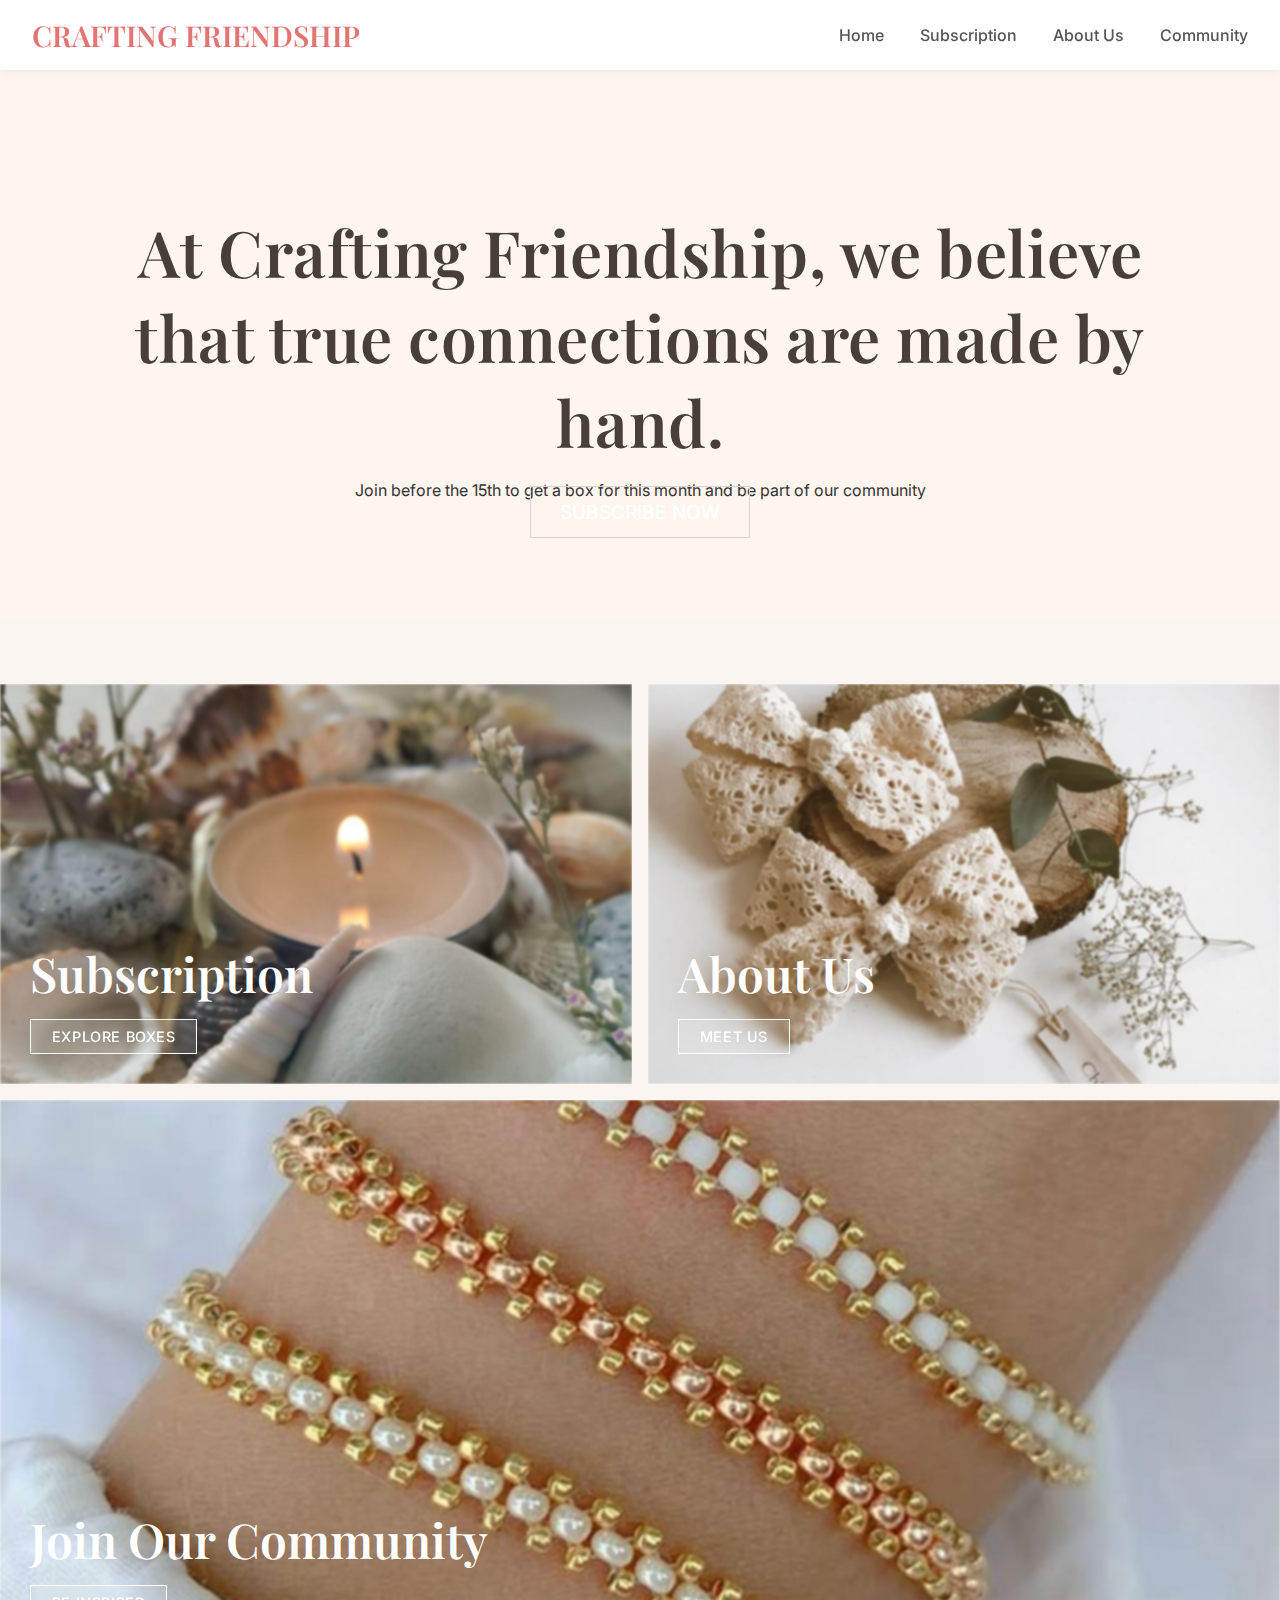
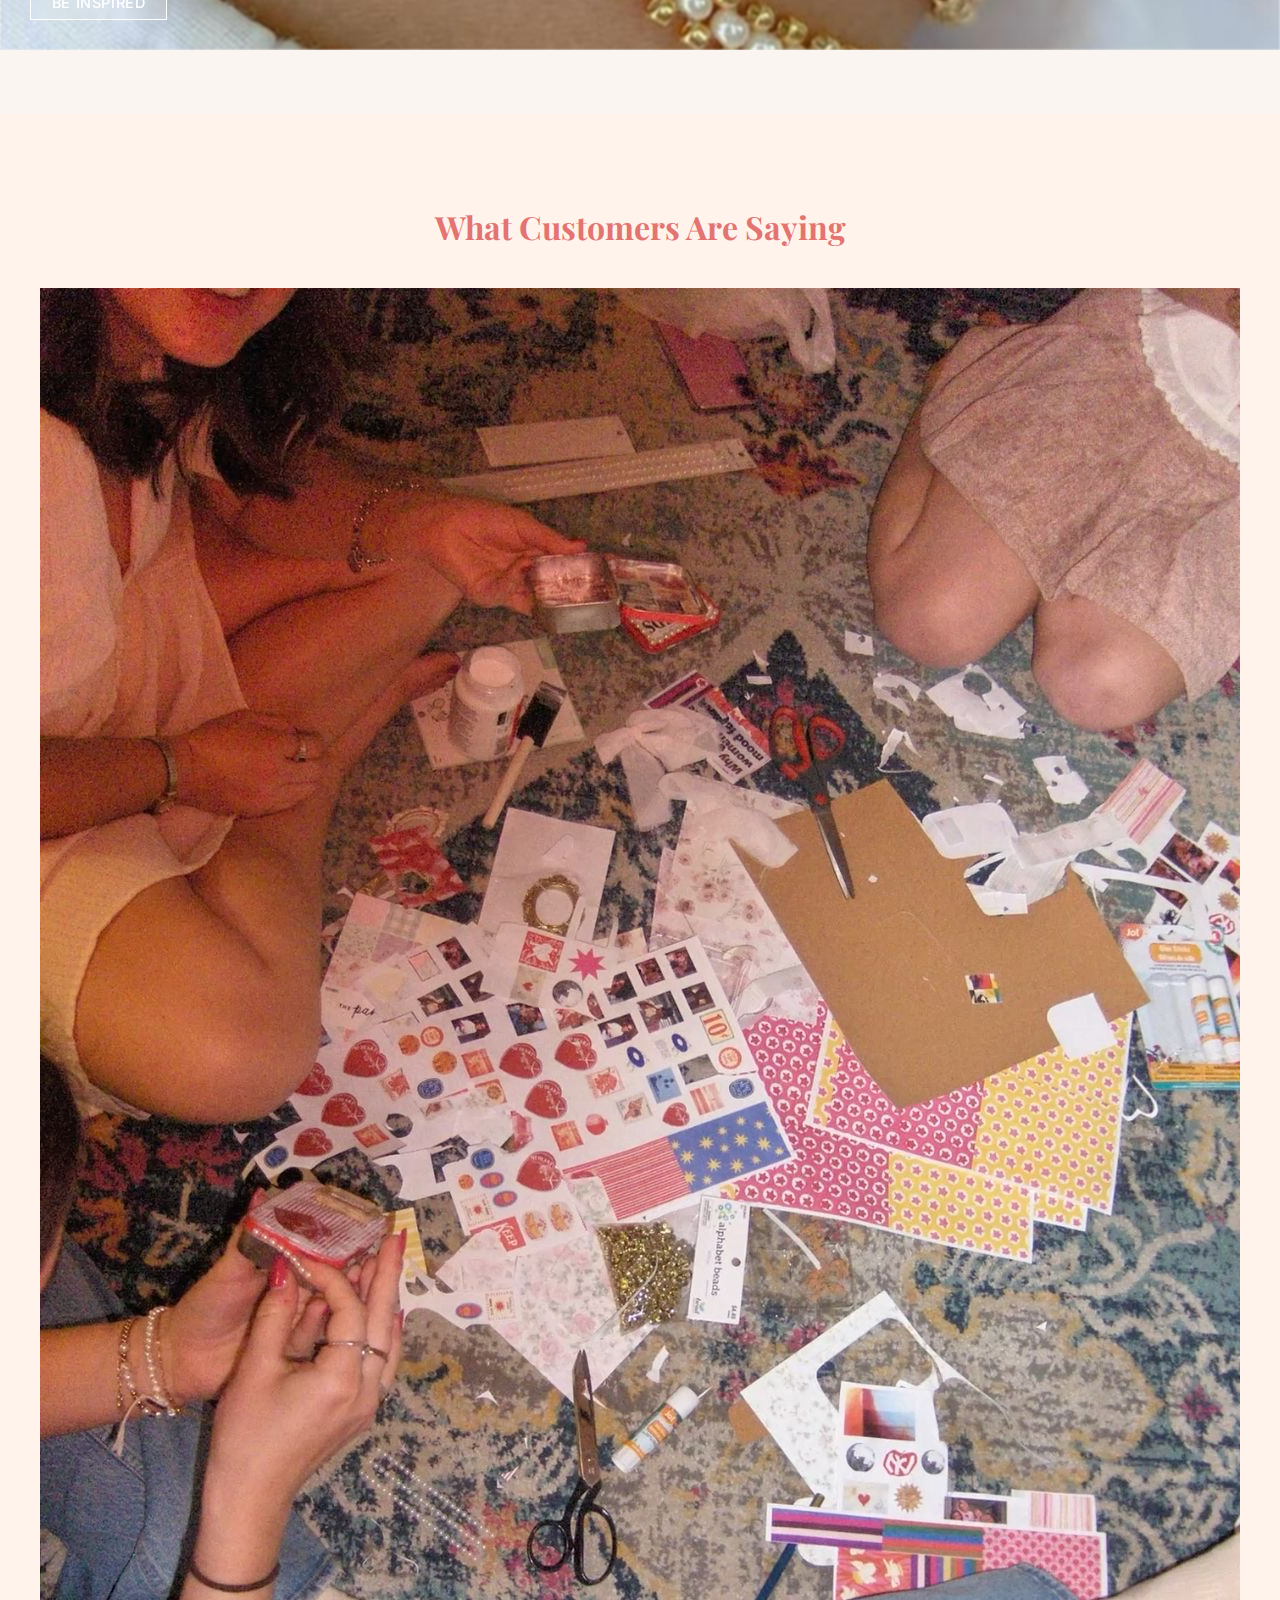
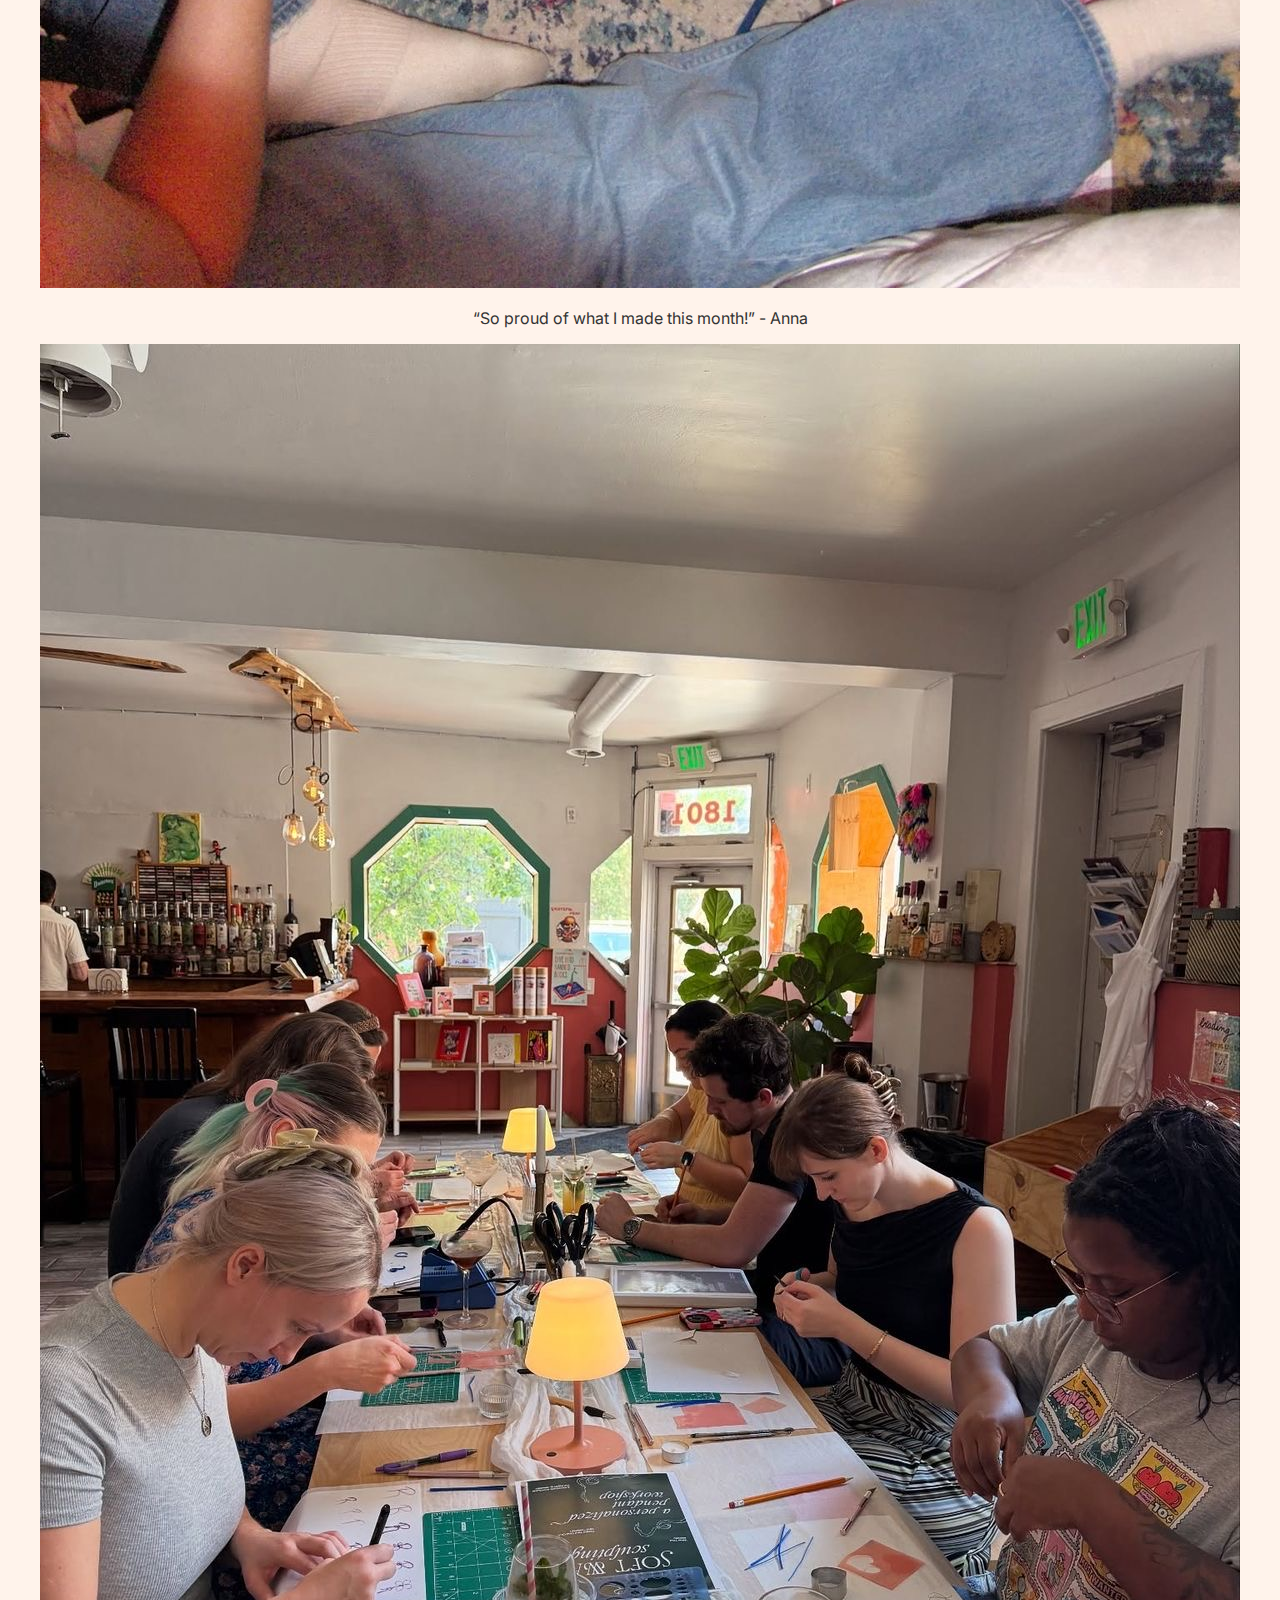
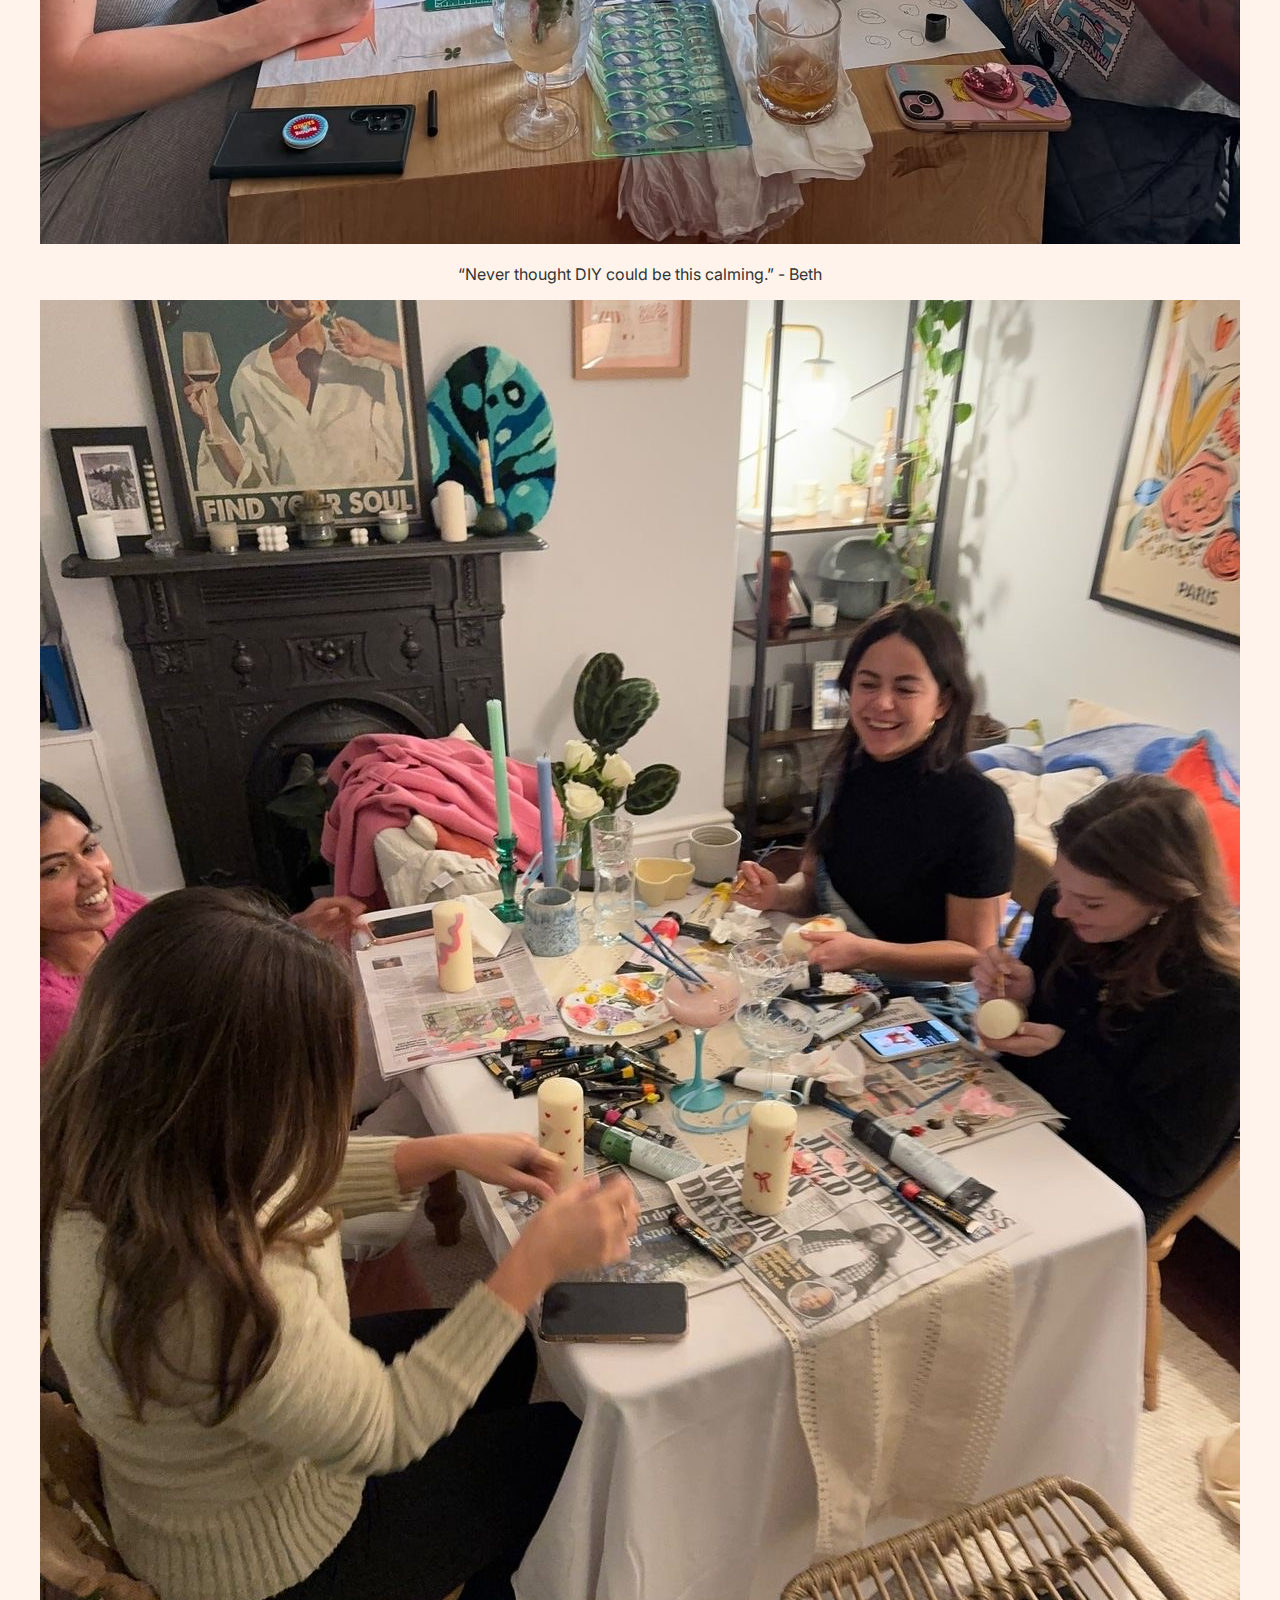
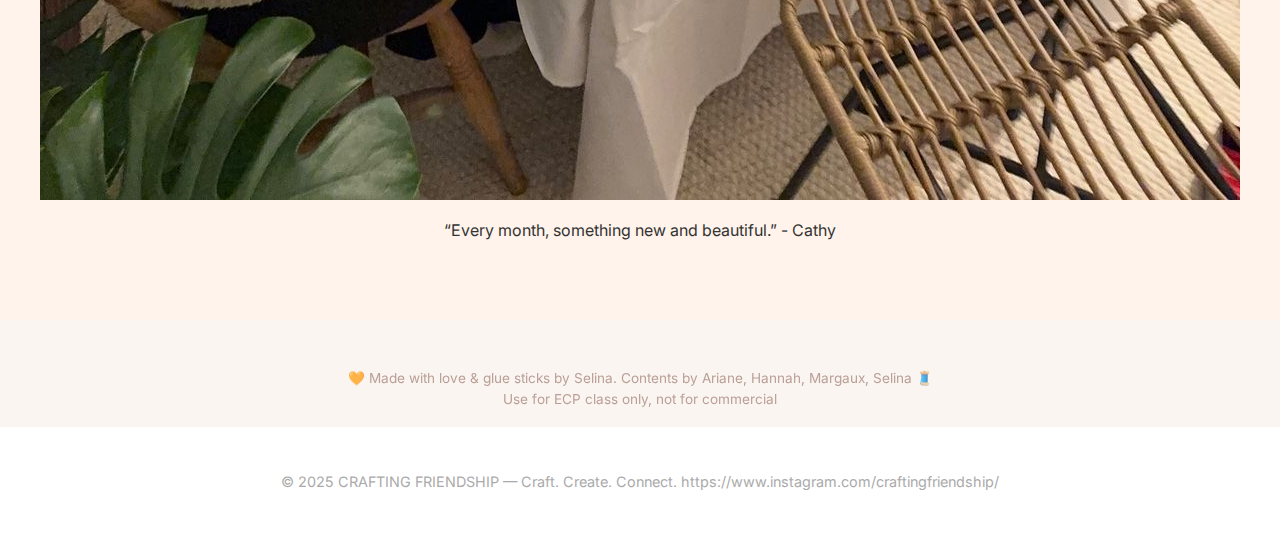
<file: index.html>
<!DOCTYPE html>
<html lang="en">
<head>
  <meta charset="UTF-8">
  <title> Crafting Friendship — Monthly Creation & Joy</title>
  <meta name="viewport" content="width=device-width, initial-scale=1.0">
  <link href="https://fonts.googleapis.com/css2?family=Playfair+Display:wght@600&family=Inter:wght@300;400;500;600&display=swap" rel="stylesheet">
  <link rel="stylesheet" href="style.css">
</head>
<body>

  <!-- 头部导航栏 -->
  <header>
    <div class="logo">CRAFTING FRIENDSHIP</div>
    <nav class="nav-links">
      <a href="index.html">Home</a>
      <a href="explore.html">Subscription</a>
      <a href="about.html">About Us</a>
      <a href="community.html">Community</a>
    </nav>
  </header>

<!-- Hero 区域 -->
<section class="hero-section">
  <div class="hero-content">
    <h1>At Crafting Friendship, we believe that true connections are made by hand.</h1>

    <div class="highlight-wrapper">
      <span class="highlight-pink">
        Join before the 15th to get a box for this month and be part of our community
      </span>
    </div>

    <div class="hero-button">
      <a href="explore.html" class="btn-primary">Subscribe Now</a>
    </div>
  </div>
</section>


  <!-- 三图模块 -->
  <section class="feature-blocks-alt">

  <a href="explore.html" class="feature-alt feature-alt--half">
    <div class="feature-alt__text">
      <h3 class="feature-alt__title">Subscription</h3>
      <span class="feature-alt__button">Explore Boxes</span>
    </div>
  </a>

    <a href="about.html" class="feature-alt feature-alt--half">
      <div class="feature-alt__text">
        <h3 class="feature-alt__title">About Us</h3>
        <span class="feature-alt__button">Meet Us</span>
      </div>
    </a>

    <a href="community.html" class="feature-alt feature-alt--full">
      <div class="feature-alt__text">
        <h3 class="feature-alt__title">Join Our Community</h3>
        <span class="feature-alt__button">Be Inspired</span>
      </div>
    </a>

  </section>

  <!-- 用户评价 -->
  <section class="testimonials">
  <h2>What Customers Are Saying</h2>
  <div class="photo-testimonials">
    <div class="photo-card">
      <img src="images/crafting1.jpeg" alt="Crafting Activity 1">
      <p>“So proud of what I made this month!” - Anna
      </p>
    </div>
    <div class="photo-card">
      <img src="images/crafting2.jpeg" alt="Crafting Activity 2">
      <p>“Never thought DIY could be this calming.” - Beth
      </p>
    </div>
    <div class="photo-card">
      <img src="images/crafting3.jpeg" alt="Crafting Activity 3">
      <p>“Every month, something new and beautiful.” - Cathy
      </p>
    </div>
  </div>
</section>

<!-- 免责声明 -->
<div class="disclaimer">
  🧡 Made with love & glue sticks by Selina. Contents by Ariane, Hannah, Margaux, Selina 🧵<br/>
  Use for ECP class only, not for commercial
</div>

  <!-- 页脚 -->
  <footer>
    <p>© 2025 CRAFTING FRIENDSHIP — Craft. Create. Connect. https://www.instagram.com/craftingfriendship/</p>
  </footer>

</body>
</html>
</file>
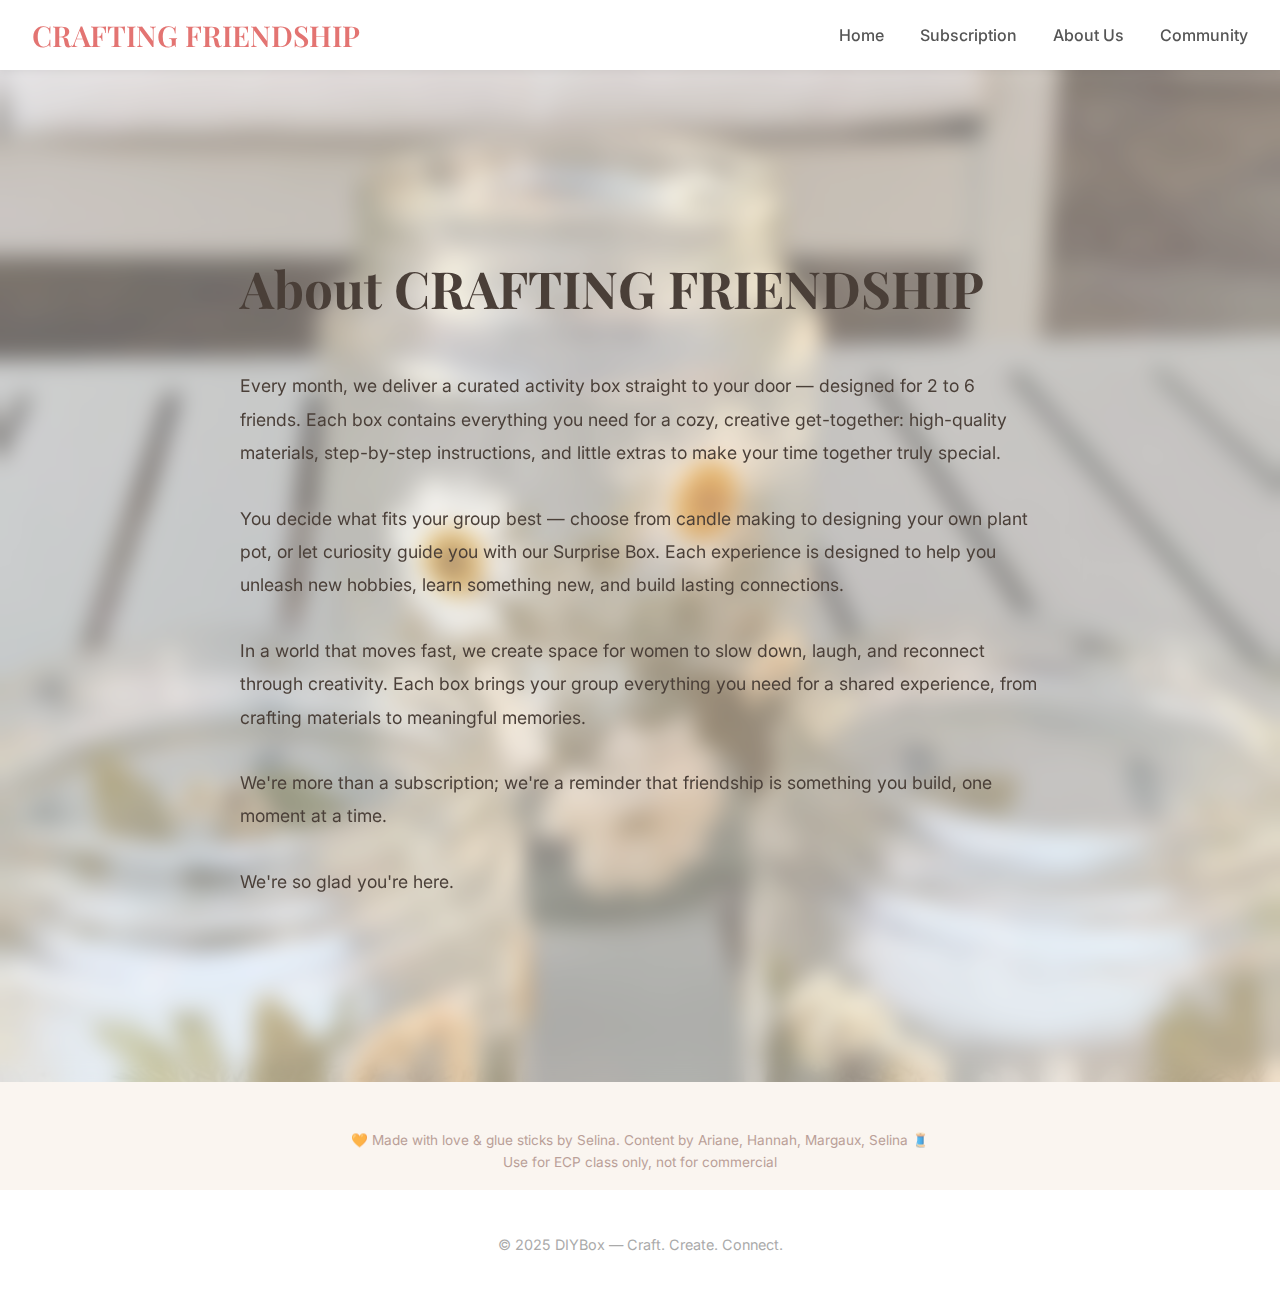
<file: about.html>
<!DOCTYPE html>
<html lang="en">
<head>
  <meta charset="UTF-8" />
  <title>About Us — DIYBox</title>
  <meta name="viewport" content="width=device-width, initial-scale=1.0" />
  <link href="https://fonts.googleapis.com/css2?family=Playfair+Display:wght@600&family=Inter:wght@300;400;500;600&display=swap" rel="stylesheet" />
  <link rel="stylesheet" href="style.css" />
</head>
<body>

  <!-- Header 保留 -->
  <header>
    <div class="logo">CRAFTING FRIENDSHIP</div>
    <nav class="nav-links">
      <a href="index.html">Home</a>
      <a href="explore.html">Subscription</a>
      <a href="about.html">About Us</a>
      <a href="community.html">Community</a>
    </nav>
  </header>

  <!-- 整页背景 + 内容 -->
  <section class="about-fullpage">
    <div class="about-fullpage-content">
      <h1>About CRAFTING FRIENDSHIP</h1>
      <p>
      Every month, we deliver a curated activity box straight to your door — designed for 2 to 6 friends. Each box contains everything you need for a cozy, creative get-together: high-quality materials, step-by-step instructions, and little extras to make your time together truly special.
        </p>
      <p>
      You decide what fits your group best — choose from candle making to designing your own plant pot, or let curiosity guide you with our Surprise Box.
      Each experience is designed to help you unleash new hobbies, learn something new, and build lasting connections.
      </p>
      <p>
       In a world that moves fast, we create space for women to slow down, laugh, and reconnect through creativity. Each box brings your group everything you need for a shared experience, from crafting materials to meaningful memories.
      </p>
      <p>
        We're more than a subscription; we're a reminder that friendship is something you build, one moment at a time.
      </p>
      <p>
        We're so glad you're here.
      </p>
    </div>
  </section>

<!-- 免责声明 -->
<div class="disclaimer">
  🧡 Made with love & glue sticks by Selina. Content by Ariane, Hannah, Margaux, Selina 🧵<br/>
  Use for ECP class only, not for commercial
</div>

  <!-- 页脚 -->
  <footer>
    <p>© 2025 DIYBox — Craft. Create. Connect.</p>
  </footer>

</body>
</html>
</file>
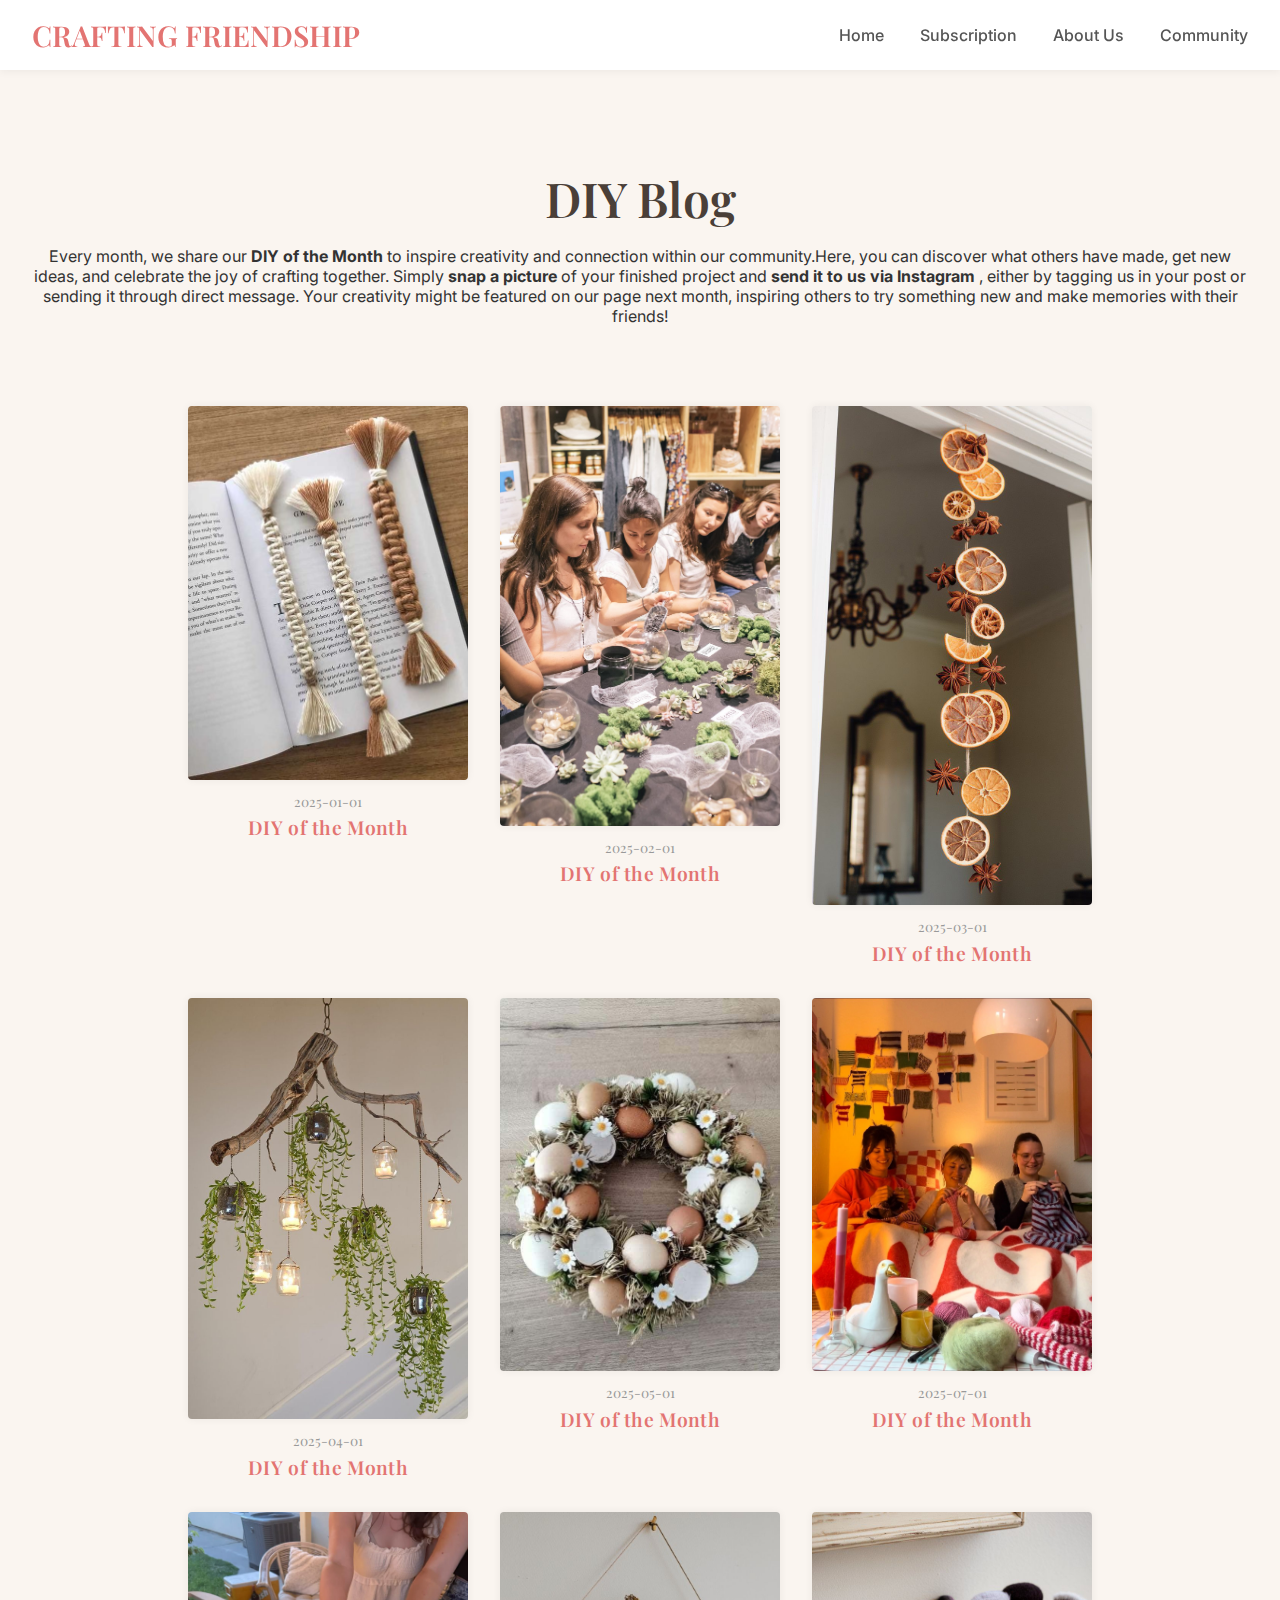
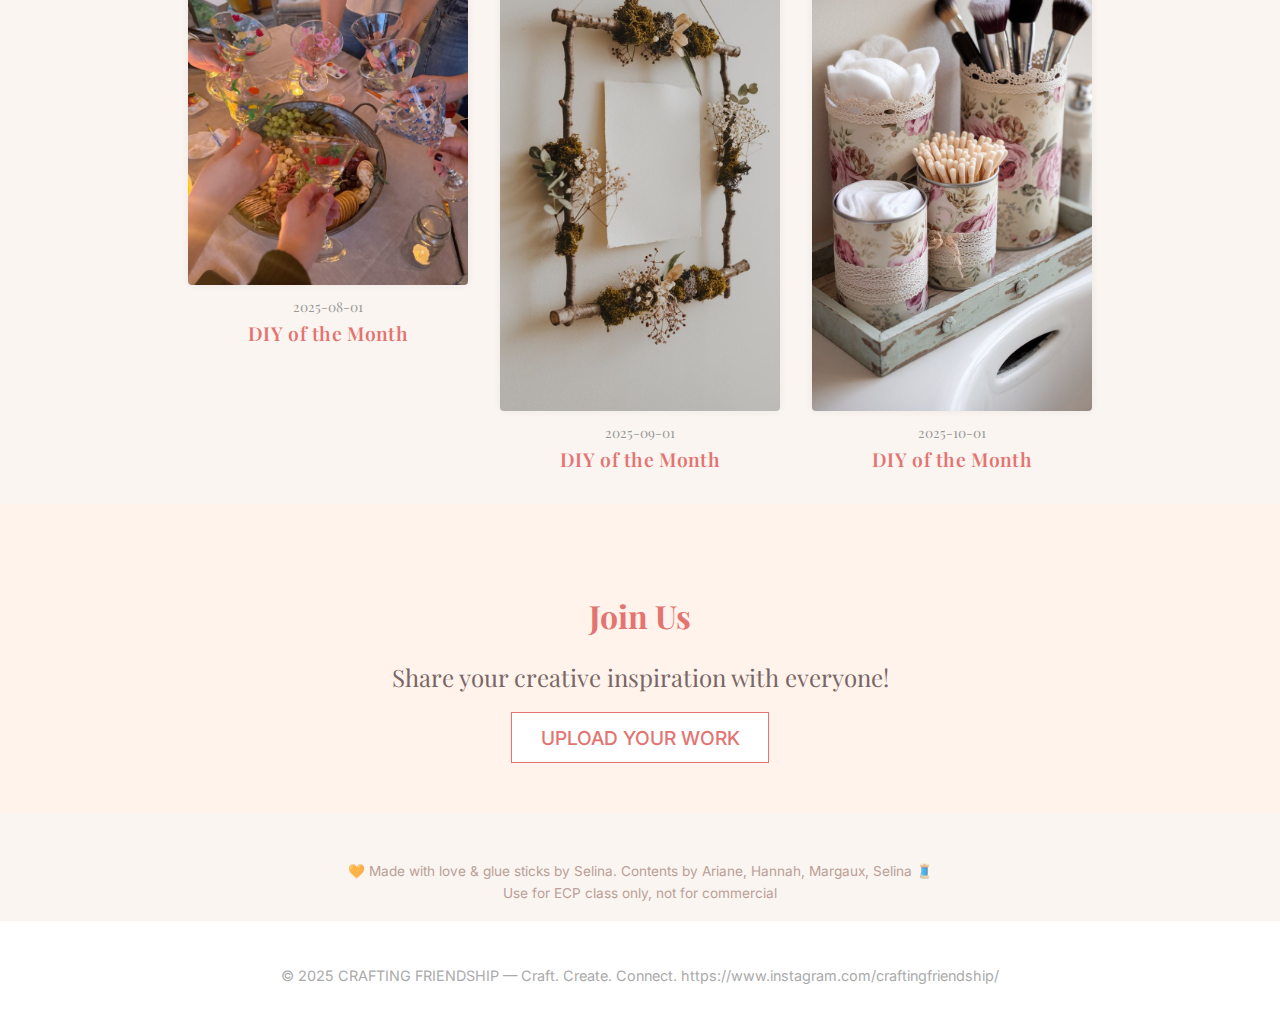
<file: community.html>
<!DOCTYPE html>
<html lang="en">
<head>
  <meta charset="UTF-8" />
  <title>DIYBox — Community Blog</title>
  <meta name="viewport" content="width=device-width, initial-scale=1.0" />
  <link href="https://fonts.googleapis.com/css2?family=Playfair+Display:wght@600&family=Inter:wght@300;400;500;600&display=swap" rel="stylesheet" />
  <link rel="stylesheet" href="style.css" />
</head>
<body>

  <!-- 保留 header -->
  <header>
    <div class="logo">CRAFTING FRIENDSHIP</div>
    <nav class="nav-links">
      <a href="index.html">Home</a>
      <a href="explore.html">Subscription</a>
      <a href="about.html">About Us</a>
      <a href="community.html">Community</a>
    </nav>
  </header>

  <!-- 主标题 -->
  <section class="community-header">
  <h1>DIY Blog</h1>
  <p class="subtext">
    Every month, we share our <strong>DIY of the Month</strong> to inspire creativity and connection within our community.Here, you can discover what others have made, get new ideas, and celebrate the joy of crafting together.
    Simply <strong>snap a picture</strong> of your finished project and <strong> send it to us via Instagram</strong> , either by tagging us in your post or sending it through direct message.
    Your creativity might be featured on our page next month, inspiring others to try something new and make memories with their friends!
  </p>
</section>

  <!-- 图片展示区 -->
  <section class="community-gallery">

    <div class="gallery-item">
      <img src="images/book.jpg" alt="Book" />
      <div class="gallery-text">
        <p class="date">2025-01-01</p>
        <p class="label">DIY of the Month</p>
      </div>
    </div>

    <div class="gallery-item">
      <img src="images/women1.jpeg" alt="Bracelet" />
      <div class="gallery-text">
        <p class="date">2025-02-01</p>
        <p class="label">DIY of the Month</p>
      </div>
    </div>

    <div class="gallery-item">
      <img src="images/dried-fruit.jpg" alt="Dried Fruit" />
      <div class="gallery-text">
        <p class="date">2025-03-01</p>
        <p class="label">DIY of the Month</p>
      </div>
    </div>

    <div class="gallery-item">
      <img src="images/decor.jpg" alt="Decor" />
      <div class="gallery-text">
        <p class="date">2025-04-01</p>
        <p class="label">DIY of the Month</p>
      </div>
    </div>

    <div class="gallery-item">
      <img src="images/egg.jpg" alt="Egg" />
      <div class="gallery-text">
        <p class="date">2025-05-01</p>
        <p class="label">DIY of the Month</p>
      </div>
    </div>

    <div class="gallery-item">
      <img src="images/women2.jpeg" alt="Flower Candle" />
      <div class="gallery-text">
        <p class="date">2025-07-01</p>
        <p class="label">DIY of the Month</p>
      </div>
    </div>

    <div class="gallery-item">
      <img src="images/women3.jpeg" alt="Light" />
      <div class="gallery-text">
        <p class="date">2025-08-01</p>
        <p class="label">DIY of the Month</p>
      </div>
    </div>

    <div class="gallery-item">
      <img src="images/mirror.jpg" alt="Mirror" />
      <div class="gallery-text">
        <p class="date">2025-09-01</p>
        <p class="label">DIY of the Month</p>
      </div>
    </div>

    <div class="gallery-item">
      <img src="images/storage.jpg" alt="Storage" />
      <div class="gallery-text">
        <p class="date">2025-10-01</p>
        <p class="label">DIY of the Month</p>
      </div>
    </div>

  </section>

  <!-- Join Us 区域 -->
  <section class="community-join">
    <h2>Join Us</h2>
    <p>Share your creative inspiration with everyone!</p>
    <a href="#" class="btn-primary btn-upload">Upload Your Work</a>
  </section>

  <!-- 免责声明 -->
  <div class="disclaimer">
    🧡 Made with love & glue sticks by Selina. Contents by Ariane, Hannah, Margaux, Selina 🧵<br/>
    Use for ECP class only, not for commercial
  </div>

  <!-- 页脚 -->
  <footer>
    <p>© 2025 CRAFTING FRIENDSHIP — Craft. Create. Connect. https://www.instagram.com/craftingfriendship/</p>
  </footer>

</body>
</html>
</file>
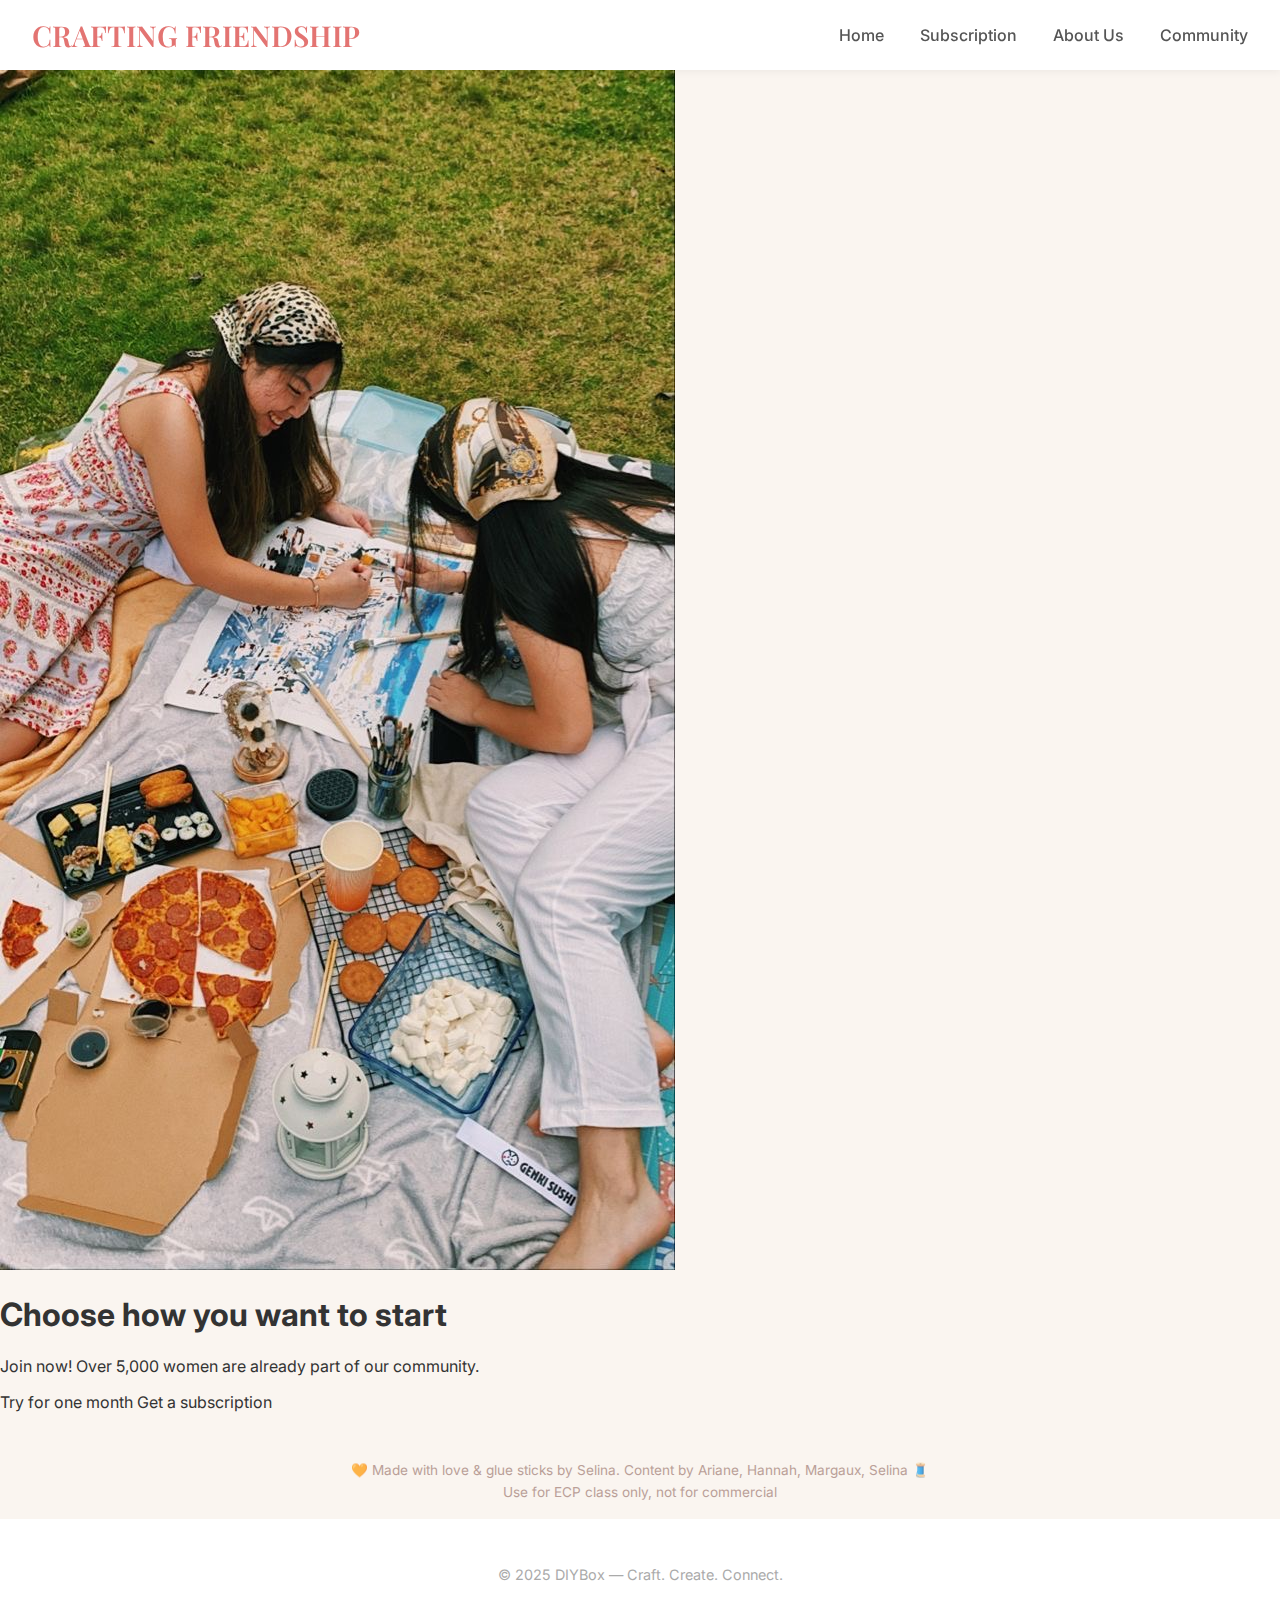
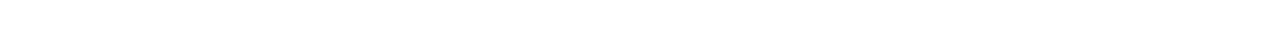
<file: explore.html>
<!DOCTYPE html>
<html lang="en">
<head>
  <meta charset="UTF-8" />
  <title>Explore Boxes — DIYBox</title>
  <meta name="viewport" content="width=device-width, initial-scale=1.0" />
  <link href="https://fonts.googleapis.com/css2?family=Playfair+Display&family=Inter&display=swap" rel="stylesheet" />
  <link rel="stylesheet" href="style.css" />
</head>
<body>

  <!-- Header -->
  <header>
    <div class="logo">CRAFTING FRIENDSHIP</div>
    <nav class="nav-links">
      <a href="index.html">Home</a>
      <a href="explore.html">Subscription</a>
      <a href="about.html">About Us</a>
      <a href="community.html">Community</a>
    </nav>
  </header>

  <!-- Explore Section -->
  <section class="explore-section">
    <div class="explore-container">
      <!-- 左边图片 -->
      <div class="explore-image">
        <img src="images/women.jpeg" alt="Crafting woman" />
      </div>

      <!-- 右边按钮 -->
      <div class="explore-content">
        <h1>Choose how you want to start</h1>
        <p class="subheading">Join now! Over 5,000 women are already part of our community.</p>
        <div class="explore-buttons">
          <a href="one-month.html" class="btn-explore">Try for one month</a>
          <a href="subscription.html" class="btn-explore secondary">Get a subscription</a>
        </div>
      </div>
    </div>
  </section>

  <!-- 免责声明 -->
  <div class="disclaimer">
    🧡 Made with love & glue sticks by Selina. Content by Ariane, Hannah, Margaux, Selina 🧵<br/>
    Use for ECP class only, not for commercial
  </div>

  <footer>
    <p>© 2025 DIYBox — Craft. Create. Connect.</p>
  </footer>

</body>
</html>
</file>
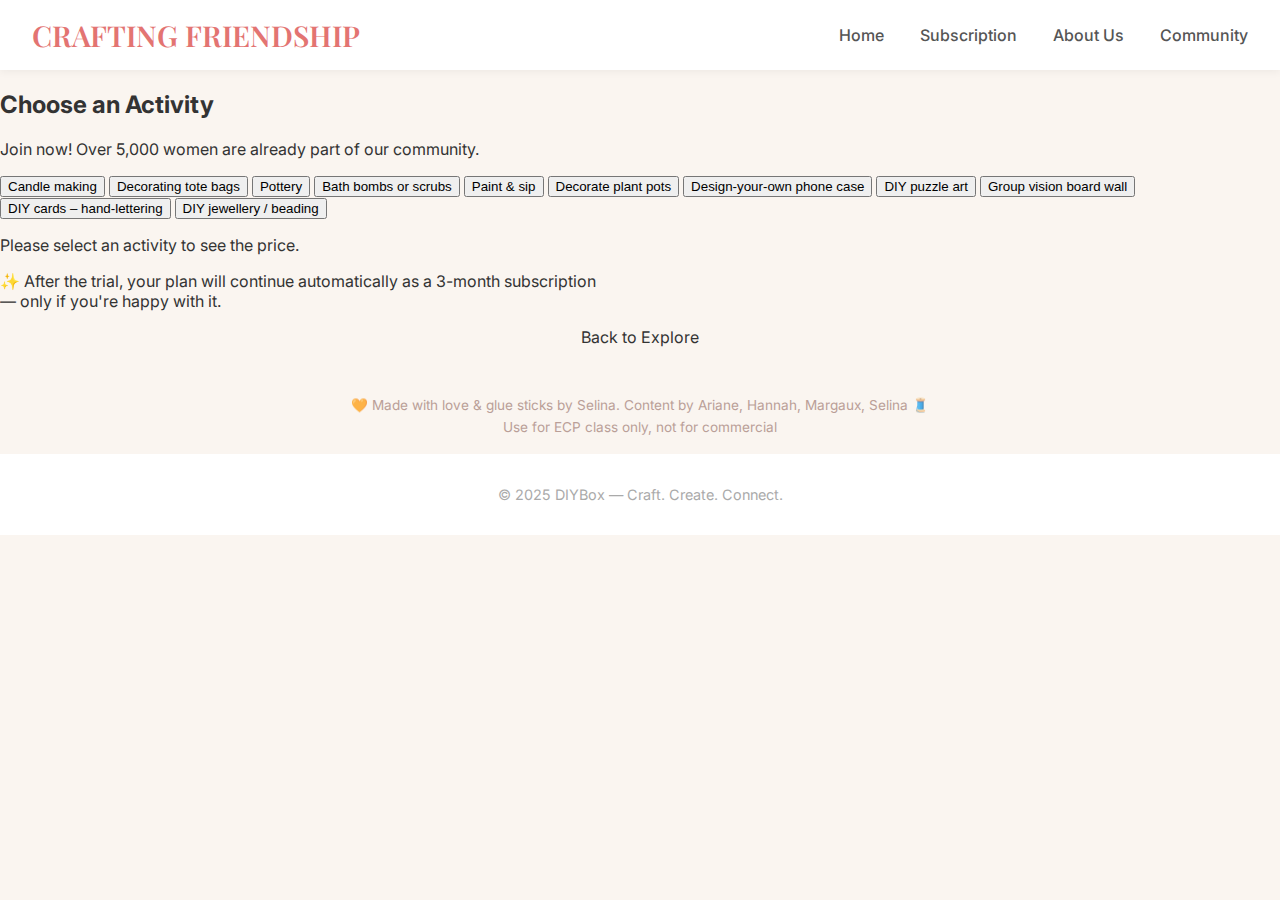
<file: one-month.html>
<!DOCTYPE html>
<html lang="en">
<head>
  <meta charset="UTF-8" />
  <title>One Month Activities — DIYBox</title>
  <meta name="viewport" content="width=device-width, initial-scale=1.0" />
  <link rel="stylesheet" href="style.css" />
  <link href="https://fonts.googleapis.com/css2?family=Playfair+Display&family=Inter&display=swap" rel="stylesheet" />
</head>
<body>

  <!-- 头部导航栏 -->
  <header>
    <div class="logo">CRAFTING FRIENDSHIP</div>
    <nav class="nav-links">
      <a href="index.html">Home</a>
      <a href="explore.html">Subscription</a>
      <a href="about.html">About Us</a>
      <a href="community.html">Community</a>
    </nav>
  </header>

  <!-- 主体内容 -->
  <section class="one-month-container">
    <div class="activity-list">
      <h2>Choose an Activity</h2>
      <p class="subheading">Join now! Over 5,000 women are already part of our community.</p>
      <button class="activity-button" onclick="showPrice(this)">Candle making</button>
      <button class="activity-button" onclick="showPrice(this)">Decorating tote bags</button>
      <button class="activity-button" onclick="showPrice(this)">Pottery</button>
      <button class="activity-button" onclick="showPrice(this)">Bath bombs or scrubs</button>
      <button class="activity-button" onclick="showPrice(this)">Paint & sip</button>
      <button class="activity-button" onclick="showPrice(this)">Decorate plant pots</button>
      <button class="activity-button" onclick="showPrice(this)">Design-your-own phone case</button>
      <button class="activity-button" onclick="showPrice(this)">DIY puzzle art</button>
      <button class="activity-button" onclick="showPrice(this)">Group vision board wall</button>
      <button class="activity-button" onclick="showPrice(this)">DIY cards – hand-lettering</button>
      <button class="activity-button" onclick="showPrice(this)">DIY jewellery / beading</button>
    </div>

<div class="price-display" id="priceDisplay">
  <p>Please select an activity to see the price.</p>
  <p class="price-note">
    ✨ After the trial, your plan will continue automatically as a 3-month subscription <br/>
     — only if you're happy with it.
  </p>
</div>
</section> 

<div style="text-align: center; margin-top: 1.6;">
  <a href="explore.html" class="btn-back">Back to Explore</a>
</div>

  <!-- Script -->
  <script>
    function showPrice(button) {
  document.querySelectorAll('.activity-button').forEach(btn => btn.classList.remove('active'));
  button.classList.add('active');
  document.getElementById('priceDisplay').innerHTML = `
    <p>1 month for 2 people: €44</p>
    <p class="price-note">
      ✨ This price includes all supplies, shipping, and creative fun for 2 people!
    </p>
  `;
}
  </script>

  <!-- disclaimer 保持原有样式 -->
  <div class="disclaimer">
    🧡 Made with love & glue sticks by Selina. Content by Ariane, Hannah, Margaux, Selina 🧵 <br>
    Use for ECP class only, not for commercial
  </div>

  <!-- footer 修复为正常全屏样式 -->
  <footer class="footer">
    © 2025 DIYBox — Craft. Create. Connect.
  </footer>

</body>
</html>
</file>
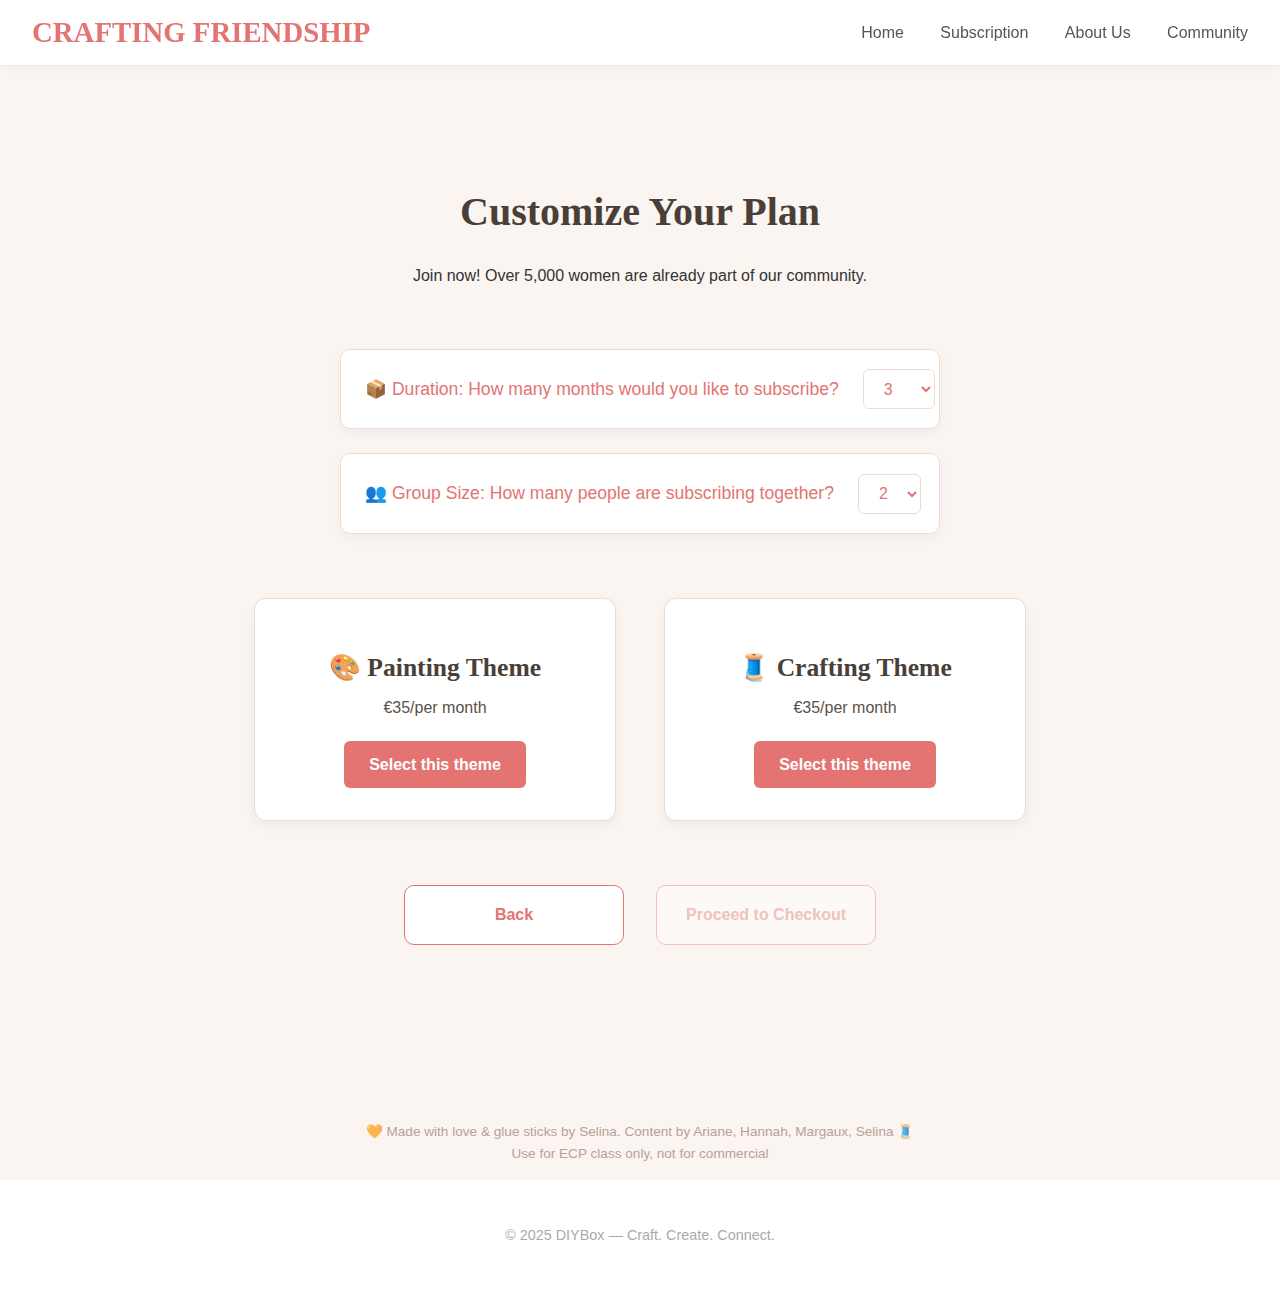
<file: subscription-step2.html>
<!DOCTYPE html>
<html lang="en">
<head>
  <meta charset="UTF-8" />
  <title>Subscription Step 2 — DIYBox</title>
  <meta name="viewport" content="width=device-width, initial-scale=1.0" />
  <link rel="stylesheet" href="style.css" />
</head>
<body>

<!-- 头部 -->
<header>
  <div class="logo">CRAFTING FRIENDSHIP</div>
  <nav class="nav-links">
    <a href="index.html">Home</a>
    <a href="explore.html">Subscription</a>
    <a href="about.html">About Us</a>
    <a href="community.html">Community</a>
  </nav>
</header>

<main class="subscription-step">
  <h1>Customize Your Plan</h1>
  <p class="subheading">Join now! Over 5,000 women are already part of our community.</p>

  <!-- duration & people 选择 -->
  <div class="bar-horizontal">
    <div class="bar-line">
      <label for="monthSelect">📦 Duration: How many months would you like to subscribe?</label>
      <select id="monthSelect">
        <option value="3">3</option>
        <option value="6">6</option>
        <option value="12">12</option>
      </select>
    </div>

    <div class="bar-line">
      <label for="peopleSelect">👥 Group Size: How many people are subscribing together?</label>
      <select id="peopleSelect">
        <option value="2">2</option>
        <option value="3">3</option>
        <option value="5">5</option>
        <option value="6">6</option>
      </select>
    </div>
  </div>

  <!-- theme 区域 -->
  <div class="theme-container">
    <div class="theme-box" data-theme="painting">
      <h2>🎨 Painting Theme</h2>
      <p class="price">€35/per month</p>
      <button class="btn-select">Select this theme</button>
    </div>

    <div class="theme-box" data-theme="crafting">
      <h2>🧵 Crafting Theme</h2>
      <p class="price">€35/per month</p>
      <button class="btn-select">Select this theme</button>
    </div>
  </div>

  <!-- back & proceed -->
  <div class="button-group">
    <button class="btn-unified" onclick="history.back()">Back</button>
    <button class="btn-unified" id="proceedBtn" disabled>Proceed to Checkout</button>
  </div>
</main>

<!-- 免责声明 -->
<div class="disclaimer">
  🧡 Made with love & glue sticks by Selina. Content by Ariane, Hannah, Margaux, Selina 🧵<br/>
  Use for ECP class only, not for commercial
</div>

<!--footer-->
<footer>
  <p>© 2025 DIYBox — Craft. Create. Connect.</p>
</footer>

<script>
  const monthSelect = document.getElementById('monthSelect');
  const peopleSelect = document.getElementById('peopleSelect');
  const priceEls = document.querySelectorAll('.price');
  const themeBoxes = document.querySelectorAll('.theme-box');
  const proceedBtn = document.getElementById('proceedBtn');

  const priceTable = {
    '3-2': 35, '3-3': 52.50, '3-5': 87.50, '3-6': 105,
    '6-2': 29.99, '6-3': 44.99, '6-5': 74.99, '6-6': 89.99,
    '12-2': 20, '12-3': 30, '12-5': 50, '12-6': 60
  };

  function getPrice(months, people) {
    return priceTable[`${months}-${people}`] || (months * people * 10);
  }

  function updatePrices() {
    const months = parseInt(monthSelect.value);
    const people = parseInt(peopleSelect.value);
    const price = getPrice(months, people);
    priceEls.forEach(el => {
      el.textContent = `€${price}/per month`;
    });
  }

  // 主题选择逻辑
  themeBoxes.forEach(box => {
    box.addEventListener('click', () => {
      themeBoxes.forEach(b => b.classList.remove('active'));
      box.classList.add('active');

      const theme = box.getAttribute('data-theme');
      const months = monthSelect.value;
      const people = peopleSelect.value;
      const price = getPrice(months, people);

      localStorage.setItem('selectedTheme', theme);
      localStorage.setItem('selectedMonths', months);
      localStorage.setItem('selectedPeople', people);
      localStorage.setItem('selectedPrice', price);

      // 激活 Proceed 按钮
      proceedBtn.disabled = false;
    });
  });

  // Proceed 按钮点击逻辑
  proceedBtn.addEventListener('click', () => {
    const theme = localStorage.getItem('selectedTheme');
    const months = localStorage.getItem('selectedMonths');
    const people = localStorage.getItem('selectedPeople');
    const price = localStorage.getItem('selectedPrice');
    alert(`Proceeding with: ${theme} — ${months} months for ${people} people (€${price})`);
    // 可以改成：
    // window.location.href = 'subscription-step3.html';
  });

  // 初始化价格
  window.addEventListener('DOMContentLoaded', updatePrices);
  monthSelect.addEventListener('change', updatePrices);
  peopleSelect.addEventListener('change', updatePrices);
</script>

</body>
</html>
</file>
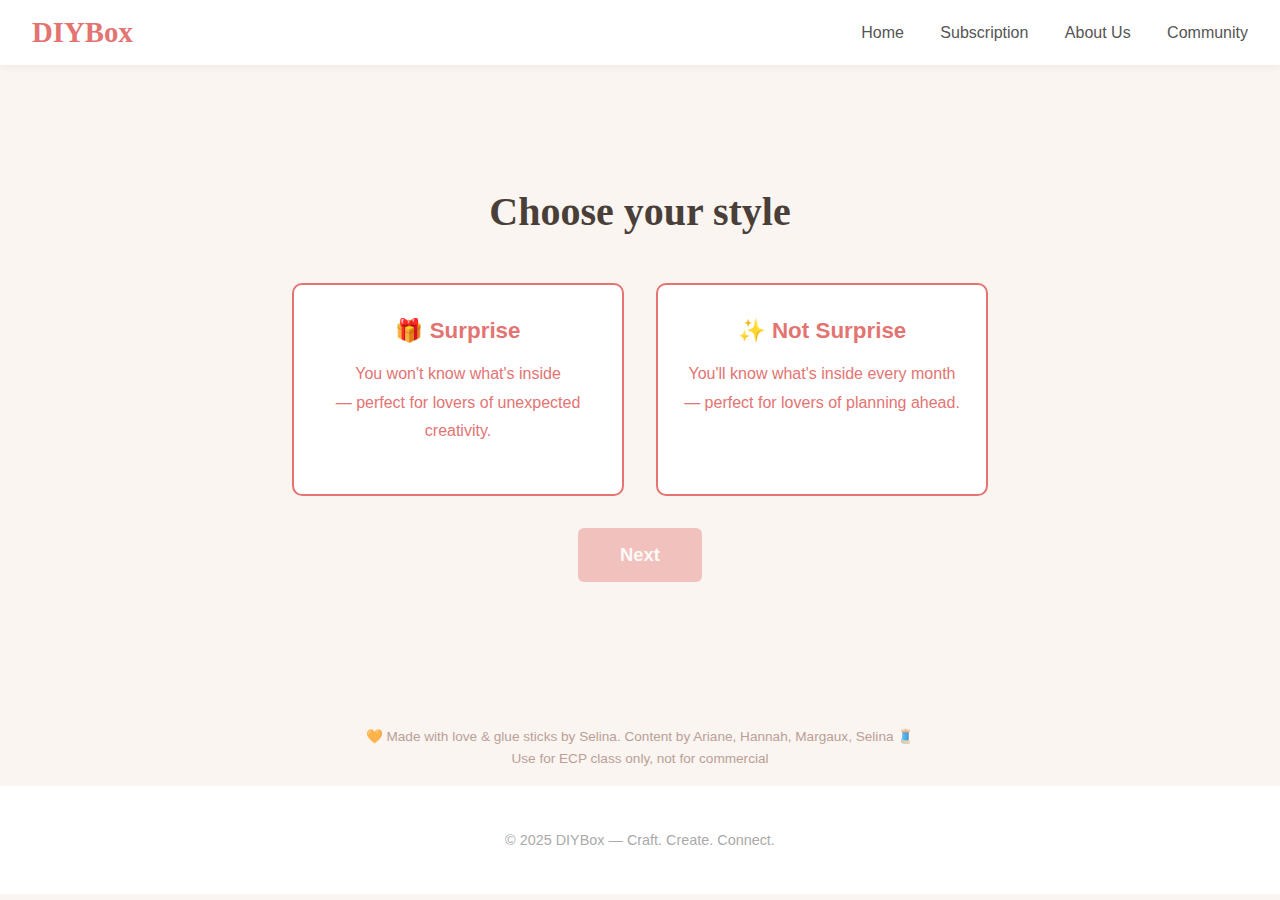
<file: subscription.html>
<!DOCTYPE html>
<html lang="en">
<head>
  <meta charset="UTF-8" />
  <title>Subscription Step 1 — DIYBox</title>
  <meta name="viewport" content="width=device-width, initial-scale=1.0" />
  <link rel="stylesheet" href="style.css" />
</head>
<body>

<!-- 头部 -->
<header>
  <div class="logo">DIYBox</div>
  <nav class="nav-links">
    <a href="index.html">Home</a>
    <a href="subscription.html">Subscription</a>
    <a href="about.html">About Us</a>
    <a href="community.html">Community</a>
  </nav>
</header>

<!-- 主体内容 -->
<main class="subscription-step">
  <h1>Choose your style</h1>

  <div class="choice-box-container">
    <div class="choice-box" data-choice="surprise">
      <div class="choice-header">🎁 Surprise</div>
      <p class="choice-text">
        You won't know what's inside<br/>
        — perfect for lovers of unexpected creativity.
      </p>
    </div>

    <div class="choice-box" data-choice="not-surprise">
      <div class="choice-header">✨ Not Surprise</div>
      <p class="choice-text">
        You'll know what's inside every month<br/> 
        — perfect for lovers of planning ahead.
      </p>
    </div>
  </div>

  <a id="nextBtn" href="subscription-step2.html" class="btn-next disabled">Next</a>
</main>

<!-- 免责声明 -->
<div class="disclaimer">
  🧡 Made with love & glue sticks by Selina. Content by Ariane, Hannah, Margaux, Selina 🧵<br/>
  Use for ECP class only, not for commercial
</div>

<!-- 页脚 -->
<footer>
  <p>© 2025 DIYBox — Craft. Create. Connect.</p>
</footer>

<!-- JS 功能：选择后激活 -->
<script>
  const boxes = document.querySelectorAll('.choice-box');
  const nextBtn = document.getElementById('nextBtn');

  boxes.forEach(box => {
    box.addEventListener('click', () => {
      boxes.forEach(b => b.classList.remove('active'));
      box.classList.add('active');
      nextBtn.classList.remove('disabled');
    });
  });
</script>

</body>
</html>
</file>
<file: style.css>
/* 统一字体 & 基础设置 */
body {
  margin: 0;
  font-family: 'Inter', sans-serif;
  color: #333;
  background-color: #faf5f0;
}

a {
  text-decoration: none;
  color: inherit;
}

/* 导航栏 */
header {
  display: flex;
  justify-content: space-between;
  align-items: center;
  padding: 1rem 2rem;
  position: sticky;
  top: 0;
  background-color: white;
  box-shadow: 0 2px 8px rgba(0,0,0,0.05);
  z-index: 100;
}

.logo {
  font-size: 1.8rem;
  font-weight: 600;
  color: #e37472;
  font-family: 'Playfair Display', serif;
}

.nav-links a {
  margin-left: 2rem;
  font-weight: 500;
  color: #555;
  transition: color 0.3s;
}

.nav-links a:hover {
  color: #e37472;
}

/* Hero 区 */
.hero-section {
  background: url('https://picsum.photos/id/1032/1600/700') no-repeat center center/cover;
  height: 550px;
  display: flex;
  align-items: center;
  justify-content: center;
  position: relative;
}

.hero-section::after {
  content: "";
  position: absolute;
  inset: 0;
  background-color: rgba(255, 245, 235, 0.5);
}

.hero-content {
  position: relative;
  max-width: 80%;
  text-align: center;
  z-index: 1;
}

.hero-content h1 {
  font-size: 4.0rem;
  font-family: 'Playfair Display', serif;
  font-weight: 600;
  letter-spacing: 0.5px;
  color: #4a3f38;
  margin-bottom: 1rem;
}

.hero-content p {
  font-size: 1.4rem;
  font-family: 'Playfair Display', serif;
  color: #6a5e55;
  max-width: 700px;
  margin: 0 auto 2rem auto;
}

/* 主按钮样式 */
.btn-primary {
  background: none;
  border: 1.8px solid #dfd2d2;
  color: #ffffff;
  font-weight: 500;
  padding: 0.8rem 1.8rem;
  border-radius: 0;
  text-transform: uppercase;
  font-size: 1.2rem;
  transition: all 0.3s ease;
}

.btn-primary:hover {
  background: #e37472;
  color: white;
}

/* 三图模块 */
.feature-blocks-alt {
  display: flex;
  flex-wrap: wrap;
  margin: 4rem 0;
  gap: 1rem;
}

.feature-alt {
  position: relative;
  background-size: cover;
  background-position: center;
  overflow: hidden;
  cursor: pointer;
  transition: transform 0.3s ease;
  border-radius: 0;
}

.feature-alt--half {
  flex: 1 1 calc(50% - 0.5rem);
  height: 400px;
}

.feature-alt--full {
  flex: 1 1 100%;
  height: 550px;
}

.feature-alt:hover {
  transform: scale(1.02);
}

/* 模糊背景伪元素 */
.feature-alt::before {
  content: "";
  position: absolute;
  inset: 0;
  background-size: cover;
  background-position: center;
  background-repeat: no-repeat;
  filter: blur(1.2px);
  z-index: 0;
  transition: transform 0.3s ease;
}

/* 文字上层 */
.feature-alt__text {
  position: absolute;
  bottom: 30px;
  left: 30px;
  color: white;
  text-align: left;
  z-index: 1;
}

.feature-alt__title {
  font-family: 'Playfair Display', serif;
  font-size: 3.0rem;
  margin: 0.3rem 0;
  font-weight: 600;
}

.feature-alt__button {
  display: inline-block;
  margin-top: 0.6rem;
  padding: 0.5rem 1.3rem;
  border: 1.5px solid white;
  font-size: 0.9rem;
  font-family: 'Inter', sans-serif;
  font-weight: 500;
  color: #fff;
  background-color: rgba(255, 255, 255, 0.15); /* 添加浅透明底 */
  text-transform: uppercase;
  letter-spacing: 0.6px;
  transition: all 0.3s ease;
  backdrop-filter: blur(2px);
}

.feature-alt__button:hover {
  background-color: #e37472;
  color: white;
  border-color: #e37472;
}


/* 三图背景图设定 */
.feature-alt:nth-child(1)::before {
  background-image: url('images/candle_enhanced.jpg');
}
.feature-alt:nth-child(2)::before {
  background-image: url('images/ribbon_enhanced.jpg');
}
.feature-alt:nth-child(3)::before {
  background-image: url('images/beads_enhanced1.jpg');
}

/* Testimonials */
.testimonials {
  background-color: #fff3eb;
  padding: 4rem 2rem;
  text-align: center;
}

.testimonials h2 {
  font-size: 2rem;
  color: #e37472;
  margin-bottom: 2.5rem;
  font-family: 'Playfair Display', serif;
}

.testimonial-cards {
  display: flex;
  flex-wrap: wrap;
  gap: 2rem;
  justify-content: center;
}

.testimonial-cards .card {
  background: white;
  padding: 2rem;
  max-width: 300px;
  border: 1px solid #eee;
  border-radius: 0;
  font-size: 0.95rem;
  color: #444;
  line-height: 1.6;
  box-shadow: none;
}

.testimonial-cards .card span {
  display: block;
  font-weight: 500;
  color: #999;
  margin-top: 1rem;
}

/* Footer */
footer {
  background: #fff;
  padding: 2rem;
  text-align: center;
  color: #aaa;
  font-size: 0.9rem;
}

/* 响应式 */
@media (max-width: 768px) {
  .nav-links a {
    margin-left: 1rem;
  }

  .hero-section {
    height: 420px;
  }

  .hero-content h1 {
    font-size: 2.3rem;
  }

  .hero-content p {
    font-size: 1.1rem;
  }

  .feature-alt--half,
  .feature-alt--full {
    flex: 1 1 100%;
    height: 280px;
  }

  .feature-alt__title {
    font-size: 1.5rem;
  }

  .feature-alt__text {
    bottom: 20px;
    left: 20px;
  }

  .testimonial-cards {
    flex-direction: column;
    align-items: center;
  }
}


/* community 页面样式 */

.community-header {
  padding: 4rem 2rem 2rem;
  text-align: center;
}

.community-header h1 {
  font-family: 'Playfair Display', serif;
  font-size: 3rem;
  font-weight: 600;
  color: #4a3f38;
  margin-bottom: 1rem;
}

/* 三图一行 gallery */
.community-gallery {
  display: grid;
  grid-template-columns: repeat(auto-fit, minmax(280px, 1fr));
  gap: 2rem;
  padding: 2rem 2rem 4rem;
  max-width: 1200px;
  margin: 0 auto;
}

/* gallery 图片卡片样式更新 */
.gallery-item img {
  width: 100%;
  height: 400px; /* 固定高度，统一排版 */
  object-fit: cover;
  border-radius: 0;
  transition: transform 0.3s ease;
}

.gallery-item img:hover {
  transform: scale(1.02);
}

.gallery-text {
  text-align: center;
  margin-top: 0.8rem;
}

.gallery-text .date {
  font-size: 1.0rem;
  color: #999;
  font-family: 'Playfair Display', sans-serif;
  margin: 0;
}

.gallery-text .label {
  font-size: 1.2rem;
  font-weight: 500;
  color: #4a3f38;
  font-family: 'Playfair Display', serif;
  margin: 0.3rem 0 0;
  letter-spacing: 0.3px;
}

/* join us 区 */
.community-join {
  background-color: #fff3eb;
  text-align: center;
  padding: 4rem 2rem;
}

.community-join h2 {
  font-family: 'Playfair Display', serif;
  font-size: 2rem;
  color: #e37472;
  margin-bottom: 1rem;
}

.community-join p {
  font-family: 'Playfair Display', serif;
  font-size: 1.5rem;
  color: #796666;
  margin-bottom: 2rem;
}

/* upload 按钮专属样式 */
.btn-upload {
  border-color: #e37472;
  color: #e37472;
  background: white;
}

.btn-upload:hover {
  background-color: #e37472;
  color: white;
  border-color: #e37472;
}

/* About 页面：铺满模糊背景 */
.about-fullpage {
  position: relative;
  background: url('images/daisy.jpg') no-repeat center center/cover;
  min-height: 100vh;
  padding: 3rem 2rem 4rem;
  display: flex;
  align-items: center;
  justify-content: center;
}

.about-fullpage::before {
  content: "";
  position: absolute;
  inset: 0;
  background-color: rgba(255, 255, 255, 0.4);
  backdrop-filter: blur(11px); /* 叠加模糊 */
  z-index: 1;
}

.about-fullpage-content {
  position: relative;
  z-index: 2;
  max-width: 800px;
  margin: 0 auto;
  font-family: 'Inter', sans-serif;
  color: #4a3f38;
  line-height: 1.9;
  font-size: 1.1rem;
}

.about-fullpage-content h1 {
  font-family: 'Playfair Display', serif;
  font-size: 3.2rem;
  margin-bottom: 2rem;
  color: #4a3f38;
  text-align: left;
}

.about-fullpage-content p {
  margin-bottom: 2rem;
  text-align: left;
}

/* 通用免责声明 */
.disclaimer {
  text-align: center;
  font-family: 'Inter', sans-serif;
  font-size: 0.85rem;
  color: #a07b73;
  opacity: 0.7;
  margin: 3rem auto 1rem;
  max-width: 700px;
  line-height: 1.6;
}

.disclaimer:hover {
  opacity: 1;
}


/* Surprise or None surprise */
.subscription-step {
  text-align: center;
  padding: 6rem 2rem;
}

.subscription-step h1 {
  font-family: 'Playfair Display', serif;
  font-size: 2.5rem;
  color: #4a3f38;
  font-weight: 600;
  margin-bottom: 2rem;
}

.choice-buttons {
  display: flex;
  justify-content: center;
  gap: 1.5rem;
  margin: 2rem 0;
}

.choice {
  padding: 1rem 2rem;
  font-size: 1.2rem;
  border: 2px solid #e37472;
  background: white;
  color: #e37472;
  border-radius: 6px;
  cursor: pointer;
  transition: all 0.3s;
}

.choice.active, .choice:hover {
  background: #e37472;
  color: white;
}

.choice-box-container {
  display: flex;
  justify-content: center;
  gap: 2rem;
  flex-wrap: wrap;
  margin-top: 3rem;
}

.choice-box {
  width: 280px;
  background: white;
  border: 2px solid #e37472;
  border-radius: 10px;
  padding: 2rem 1.5rem;
  text-align: center;
  cursor: pointer;
  transition: all 0.3s ease;
}

.choice-box:hover,
.choice-box.active {
  background: #e37472;
  color: white;
  border-color: #e37472;
}

.choice-box:hover .choice-header,
.choice-box.active .choice-header {
  color: white;
}

.choice-box:hover .choice-text,
.choice-box.active .choice-text {
  color: white;
}

.choice-header {
  font-family: 'Inter', sans-serif;
  font-size: 1.4rem;
  font-weight: 600;
  color: #e37472;
  margin-bottom: 1rem;
  transition: color 0.3s;
}

.choice-text {
  font-family: 'Inter', sans-serif;
  font-size: 1rem;
  font-weight: 400;
  color: #e37472;
  line-height: 1.8; 
  transition: color 0.3s;
}

.btn-next {
  display: inline-block;
  margin-top: 2rem;
  padding: 1rem 2.6rem;
  border-radius: 6px;
  background: #e37472;
  color: white;
  font-size: 1.15rem;
  font-weight: 600;
  font-family: inherit;
  text-decoration: none;
  transition: all 0.3s ease;
}

.btn-next.disabled {
  opacity: 0.4;
  pointer-events: none;
}

/* Subscription slider */
.bar-horizontal {
  display: flex;
  flex-direction: column;
  gap: 1.5rem;
  margin: 4rem auto;
  max-width: 600px;
}

.bar-line {
  display: flex;
  align-items: center;
  justify-content: space-between;
  background: white;
  border: 1.5px solid #e9ded7;
  border-radius: 10px;
  padding: 1.2rem 1.5rem;
  font-family: 'Inter', sans-serif;
  font-size: 1rem;
  color: #4a3f38;
  box-shadow: 0 4px 12px rgba(0,0,0,0.04);
}

.bar-line label {
  white-space: nowrap;
  font-family: 'Inter', sans-serif;
  font-size: 1.1rem;
  color:#e37472;;
  margin-right: 1.5rem;
}

.bar-line select {
  padding: 0.6rem 1rem;
  font-size: 1rem;
  border: 1.5px solid #e9ded7;
  border-radius: 6px;
  font-family: 'Inter', sans-serif;
  color: #e37472;
  background: white;
  transition: border-color 0.3s;
}

.bar-line select:focus,
.bar-line select:hover {
  border-color: #e37472;
  outline: none;
  cursor: pointer;
}

.theme-container {
  display: flex;
  justify-content: center;
  gap: 3rem;
  margin-top: 3rem;
  margin-bottom: 4rem;
  flex-wrap: wrap;
}

.theme-box {
  background: white;
  border: 1.5px solid #e9ded7;
  border-radius: 12px;
  padding: 2rem 2.5rem;
  width: 280px;
  box-shadow: 0 4px 12px rgba(0, 0, 0, 0.05);
  text-align: center;
  transition: transform 0.2s ease;
}

.theme-box:hover {
  transform: translateY(-4px);
  border-color: #e37472;
}

.theme-box h2 {
  font-family: 'Playfair Display', serif;
  font-size: 1.6rem;
  color: #4a3f38;
  margin-bottom: 1rem;
}

.theme-box .price {
  font-family: 'Inter', sans-serif;
  font-size: 1rem;
  color: #5a5149;
  margin-bottom: 1.5rem;
}

.btn-select {
  padding: 0.9rem 1.6rem;
  font-size: 1rem;
  font-family: 'Inter', sans-serif;
  font-weight: 600;
  background: #e37472;
  color: white;
  border: none;
  border-radius: 6px;
  cursor: pointer;
  transition: background 0.3s ease;
}

.btn-select:hover {
  background: #d35c5a;
}

/* 按钮 */
.button-group {
  display: flex;
  justify-content: center;
  align-items: center;
  gap: 2rem;
  margin: 2rem auto;
  flex-wrap: wrap;
}

.btn-unified {
  display: flex;
  align-items: center;
  justify-content: center;
  font-family: 'Inter', sans-serif;
  font-size: 1.0rem;
  font-weight: 600;
  padding: 1rem 1.8rem;
  min-width: 220px;
  height: 60px;
  background-color: white;
  color: #e37472;
  border: 1.5px solid #e37472;
  border-radius: 10px;
  cursor: pointer;
  transition: all 0.3s ease;
}

.btn-unified:hover,
.btn-unified:focus {
  background-color: #e37472;
  color: white;
}

/* 禁用态按钮 */
.btn-unified:disabled {
  opacity: 0.4;
  cursor: not-allowed;
  background-color: white;
  color: #e37472;
  border: 1.5px solid #e37472;
}

/* theme 选中状态 */
.theme-box.active {
  border: 1.5px solid #e37472;
  background-color: #fff3eb;
  transform: translateY(-4px);
}

/* Community Gallery 样式 */

.community-gallery {
  display: flex;
  flex-wrap: wrap;
  justify-content: center;
  gap: 2rem;
  padding: 2rem;
}

.gallery-item {
  width: 280px;
  text-align: center;
}

.gallery-item img {
  width: 100%;
  height: auto;
  border-radius: 4px;
  box-shadow: 0 0 8px rgba(0,0,0,0.06);
}

.gallery-text {
  margin-top: 0.5rem;
}

.gallery-text .date {
  font-size: 0.85rem;
  color: #999;
}

.gallery-text .label {
  font-weight: 600;
  color: #e37472;
}
</file>
